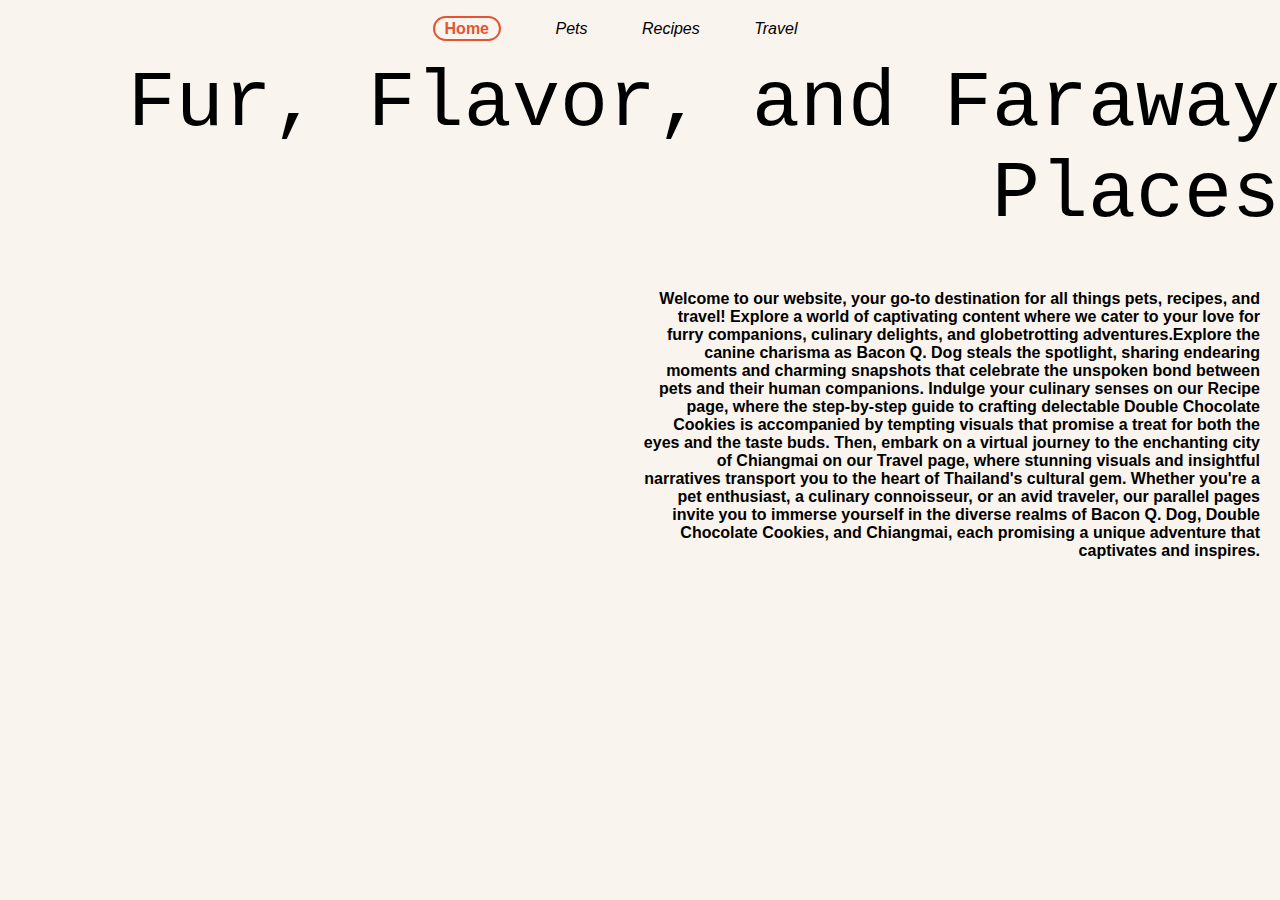
<file: index.html>
<!DOCTYPE html>
<html lang="en">
<head>
    <meta charset="UTF-8">
    <meta name="viewport" content="width=device-width, initial-scale=1.0">
    <link rel="stylesheet" href="css/reset.css">
    <link rel="stylesheet" href="css/style.css">
    <title>Home</title>
</head>
<body>
    <a href = "#main" class="skip">Skip to Main Content</a>
    <header>
        <nav>
            <ul>
                <li><a href = "index.html" class="active">Home</a></li>
                <li><a href = "pets.html">Pets</a></li>
                <li><a href = "recipes.html">Recipes</a></li>
                <li><a href = "travel.html">Travel</a></li>
            </ul>
        </nav>
    </header>
    <main id="main">
        <h1>Fur, Flavor, and Faraway Places</h1>
        <div class="intro">
            <p id="bold_0" class="intro_grid">Welcome to our website, your go-to destination for all things pets, recipes, and travel! Explore a world of captivating content where we cater to your love for furry companions, culinary delights, and globetrotting adventures.Explore the canine charisma as Bacon Q. Dog steals the spotlight, sharing endearing moments and charming snapshots that celebrate the unspoken bond between pets and their human companions. Indulge your culinary senses on our Recipe page, where the step-by-step guide to crafting delectable Double Chocolate Cookies is accompanied by tempting visuals that promise a treat for both the eyes and the taste buds. Then, embark on a virtual journey to the enchanting city of Chiangmai on our Travel page, where stunning visuals and insightful narratives transport you to the heart of Thailand's cultural gem. Whether you're a pet enthusiast, a culinary connoisseur, or an avid traveler, our parallel pages invite you to immerse yourself in the diverse realms of Bacon Q. Dog, Double Chocolate Cookies, and Chiangmai, each promising a unique adventure that captivates and inspires.</p>
        </div>
    </main>
    
</body>
</html>
</file>
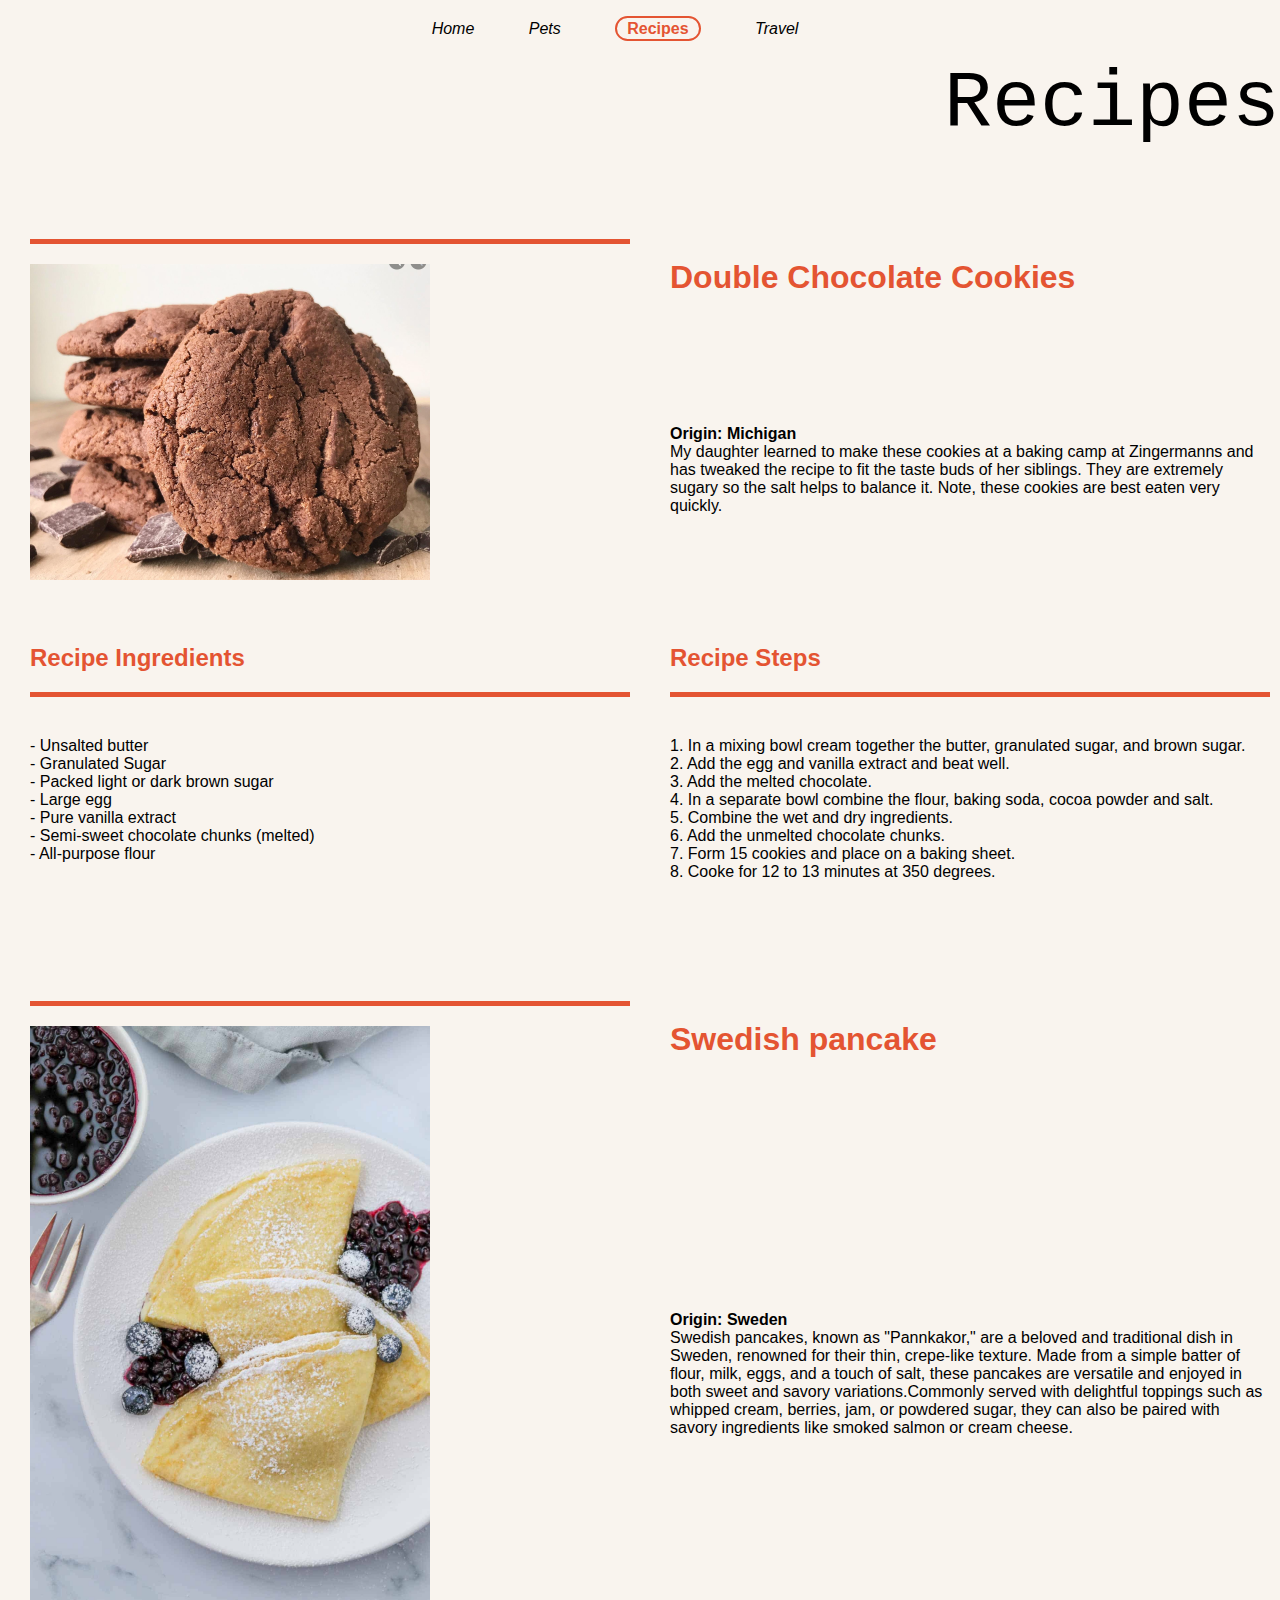
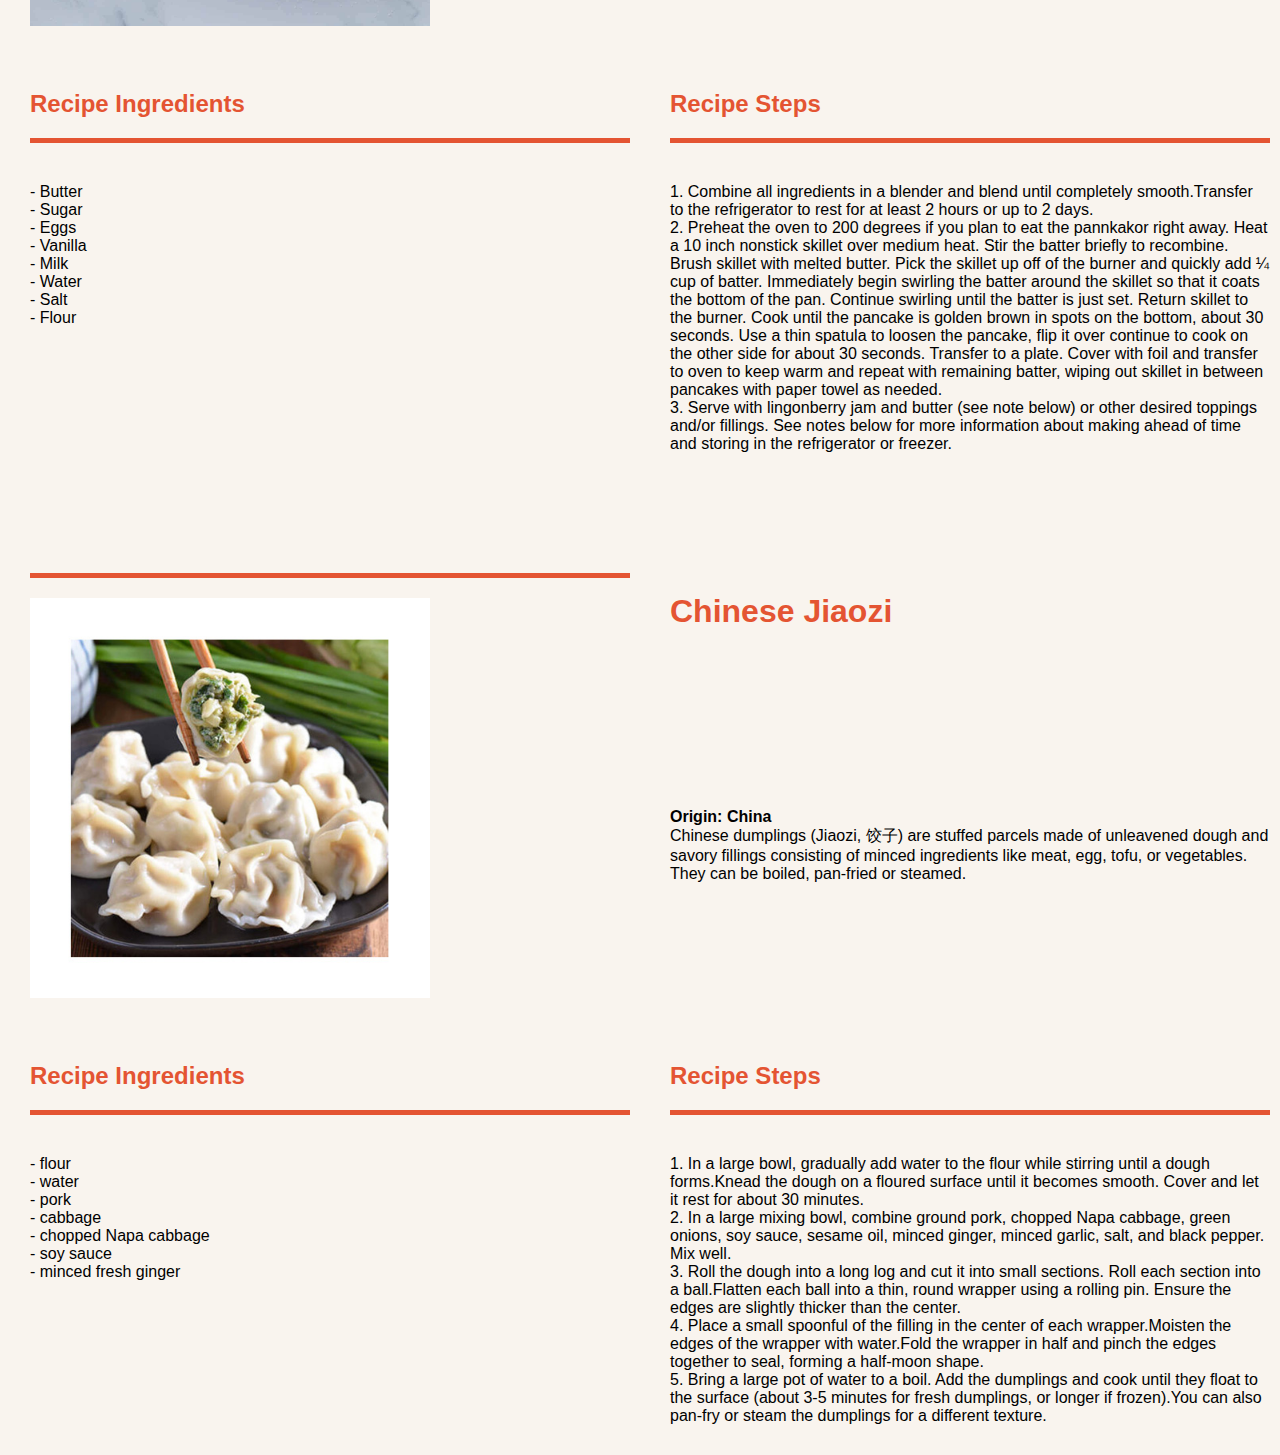
<file: recipes.html>
<!DOCTYPE html>
<html lang="en">
<head>
    <meta charset="UTF-8">
    <meta name="viewport" content="width=device-width, initial-scale=1.0">
    <link rel="stylesheet" href="css/reset.css">
    <link rel="stylesheet" href="css/style.css">
    <title>Recipes</title>
</head>
<body>
    <a href = "#main" class="skip">Skip to Main Content</a>
    <header>
        <nav>
            <ul>
                <li><a href = "index.html">Home</a></li>
                <li><a href = "pets.html">Pets</a></li>
                <li><a href = "recipes.html" class="active">Recipes</a></li>
                <li><a href = "travel.html">Travel</a></li>
            </ul>
        </nav>
       
    </header>
    <h1>Recipes</h1>
    <main id="main">
        <div class="grid-con">
            <div class="grid-it_1"><h2>Double Chocolate Cookies</h2></div>
            <div class="grid-it_2"><img src="images/double_chocolate_cookies.png" width ="400" alt = "an image of double chocolaye cookies"></div>
            <div class="grid-it_3"><p id="bold_1">Origin: Michigan</p>
            <p> My daughter learned to make these cookies at a baking camp at Zingermanns and has tweaked the recipe to fit the taste buds of her siblings.  They are extremely sugary so the salt helps to balance it.  Note, these cookies are best eaten very quickly.</p></div>
            <div class="grid-it_4"><h3>Recipe Ingredients</h3></div>
            <div class="grid-it_5"><h3>Recipe Steps</h3></div>
            <div class="grid-it_6">
                <ul>
                    <li>- Unsalted butter</li>
                    <li>- Granulated Sugar</li>
                    <li>- Packed light or dark brown sugar</li>
                    <li>- Large egg</li>
                    <li>- Pure vanilla extract</li>
                    <li>- Semi-sweet chocolate chunks (melted)</li>
                    <li>- All-purpose flour</li>
                </ul>
            </div>
            <div class="grid-it_7">
                <ol>
                    <li>1. In a mixing bowl cream together the butter, granulated sugar, and brown sugar.</li>
                    <li>2. Add the egg and vanilla extract and beat well.</li>
                    <li>3. Add the melted chocolate.</li>
                    <li>4. In a separate bowl combine the flour, baking soda, cocoa powder and salt.</li>
                    <li>5. Combine the wet and dry ingredients.</li>
                    <li>6. Add the unmelted chocolate chunks.</li>
                    <li>7. Form 15 cookies and place on a baking sheet.</li>
                    <li>8. Cooke for 12 to 13 minutes at 350 degrees.</li>
                </ol>
            </div>
        </div>
          
       

        <div class="grid-con">
            <div class="grid-it_1"><h2>Swedish pancake</h2></div>
            <div class="grid-it_2"><img src="images/swedish-pancakes-platted.jpeg" width ="400" alt = "Three Swedish pancakes folded with a dusting of powdered sugar and berries on a plate"></div>
            <div class="grid-it_3"><p id="bold_2">Origin: Sweden</p>
                <p>Swedish pancakes, known as "Pannkakor," are a beloved and traditional dish in Sweden, renowned for their thin, crepe-like texture. Made from a simple batter of flour, milk, eggs, and a touch of salt, these pancakes are versatile and enjoyed in both sweet and savory variations.Commonly served with delightful toppings such as whipped cream, berries, jam, or powdered sugar, they can also be paired with savory ingredients like smoked salmon or cream cheese.</p></div>
            <div class="grid-it_4"><h3>Recipe Ingredients</h3></div>
            <div class="grid-it_5"><h3>Recipe Steps</h3></div>
            <div class="grid-it_6">
                <ul>
                    <li>- Butter</li>
                    <li>- Sugar</li>
                    <li>- Eggs</li>
                    <li>- Vanilla</li>
                    <li>- Milk</li>
                    <li>- Water</li>
                    <li>- Salt</li>
                    <li>- Flour</li>
                </ul>
            </div>
            <div class="grid-it_7">
                <ol>
                    <li>1. Combine all ingredients in a blender and blend until completely smooth.Transfer to the refrigerator to rest for at least 2 hours or up to 2 days.</li>
                    <li>2. Preheat the oven to 200 degrees if you plan to eat the pannkakor right away.  Heat a 10 inch nonstick skillet over medium heat. Stir the batter briefly to recombine. Brush skillet with melted butter.  Pick the skillet up off of the burner and quickly add ¼ cup of batter. Immediately begin swirling the batter around the skillet so that it coats the bottom of the pan.  Continue swirling until the batter is just set. Return skillet to the burner. Cook until the pancake is golden brown in spots on the bottom, about 30 seconds. Use a thin spatula to loosen the pancake, flip it over continue to cook on the other side for about 30 seconds.  Transfer to a plate. Cover with foil and transfer to oven to keep warm and repeat with remaining batter, wiping out skillet in between pancakes with paper towel as needed.</li>
                    <li>3. Serve with lingonberry jam and butter (see note below) or other desired toppings and/or fillings. See notes below for more information about making ahead of time and storing in the refrigerator or freezer.</li>
                </ol>
            </div>
        </div>

    
        

        <div class="grid-con">
            <div class="grid-it_1"><h2>Chinese Jiaozi</h2></div>
            <div class="grid-it_2"><img src="images/jiaozi.jpeg" width ="400" alt = "jiaozi with leek and egg stuffing"></div>
            <div class="grid-it_3"><p id="bold_3">Origin: China</p>
                    <p>Chinese dumplings (Jiaozi, 饺子) are stuffed parcels made of unleavened dough and savory fillings consisting of minced ingredients like meat, egg, tofu, or vegetables. They can be boiled, pan-fried or steamed.</p></div>
            <div class="grid-it_4"><h3>Recipe Ingredients</h3></div>
            <div class="grid-it_5"><h3>Recipe Steps</h3></div>
            <div class="grid-it_6">
                <ul>
                    <li>- flour</li>
                    <li>- water </li>
                    <li>- pork</li>
                    <li>- cabbage</li>
                    <li>- chopped Napa cabbage</li>
                    <li>- soy sauce</li>
                    <li>- minced fresh ginger</li>
                </ul>
            </div>
            <div class="grid-it_7">
                <ol>
                    <li>1. In a large bowl, gradually add water to the flour while stirring until a dough forms.Knead the dough on a floured surface until it becomes smooth. Cover and let it rest for about 30 minutes. </li>
                    <li>2. In a large mixing bowl, combine ground pork, chopped Napa cabbage, green onions, soy sauce, sesame oil, minced ginger, minced garlic, salt, and black pepper. Mix well.</li>
                    <li>3. Roll the dough into a long log and cut it into small sections. Roll each section into a ball.Flatten each ball into a thin, round wrapper using a rolling pin. Ensure the edges are slightly thicker than the center.</li>
                    <li>4. Place a small spoonful of the filling in the center of each wrapper.Moisten the edges of the wrapper with water.Fold the wrapper in half and pinch the edges together to seal, forming a half-moon shape.</li>
                    <li>5. Bring a large pot of water to a boil. Add the dumplings and cook until they float to the surface (about 3-5 minutes for fresh dumplings, or longer if frozen).You can also pan-fry or steam the dumplings for a different texture.</li>
                </ol>
            </div>
        </div>
            

    </main>
</body>
</html>
</file>
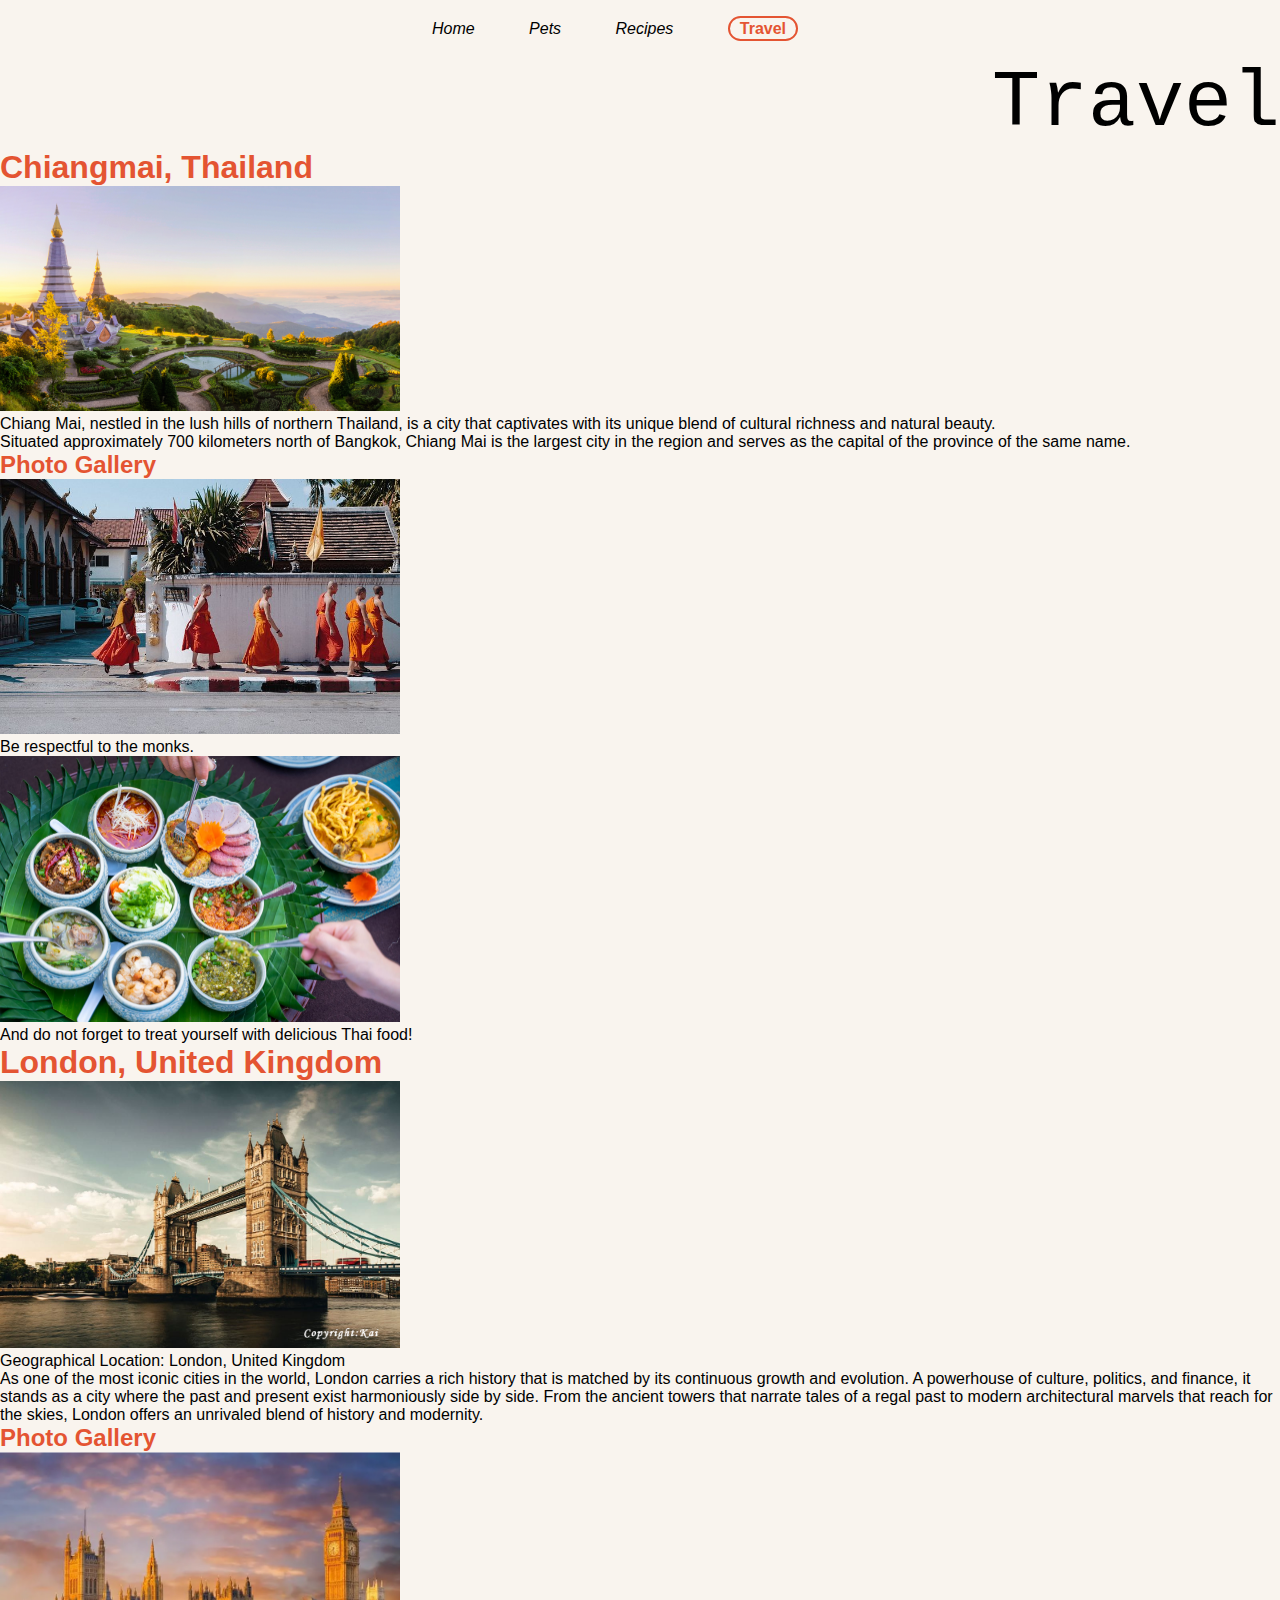
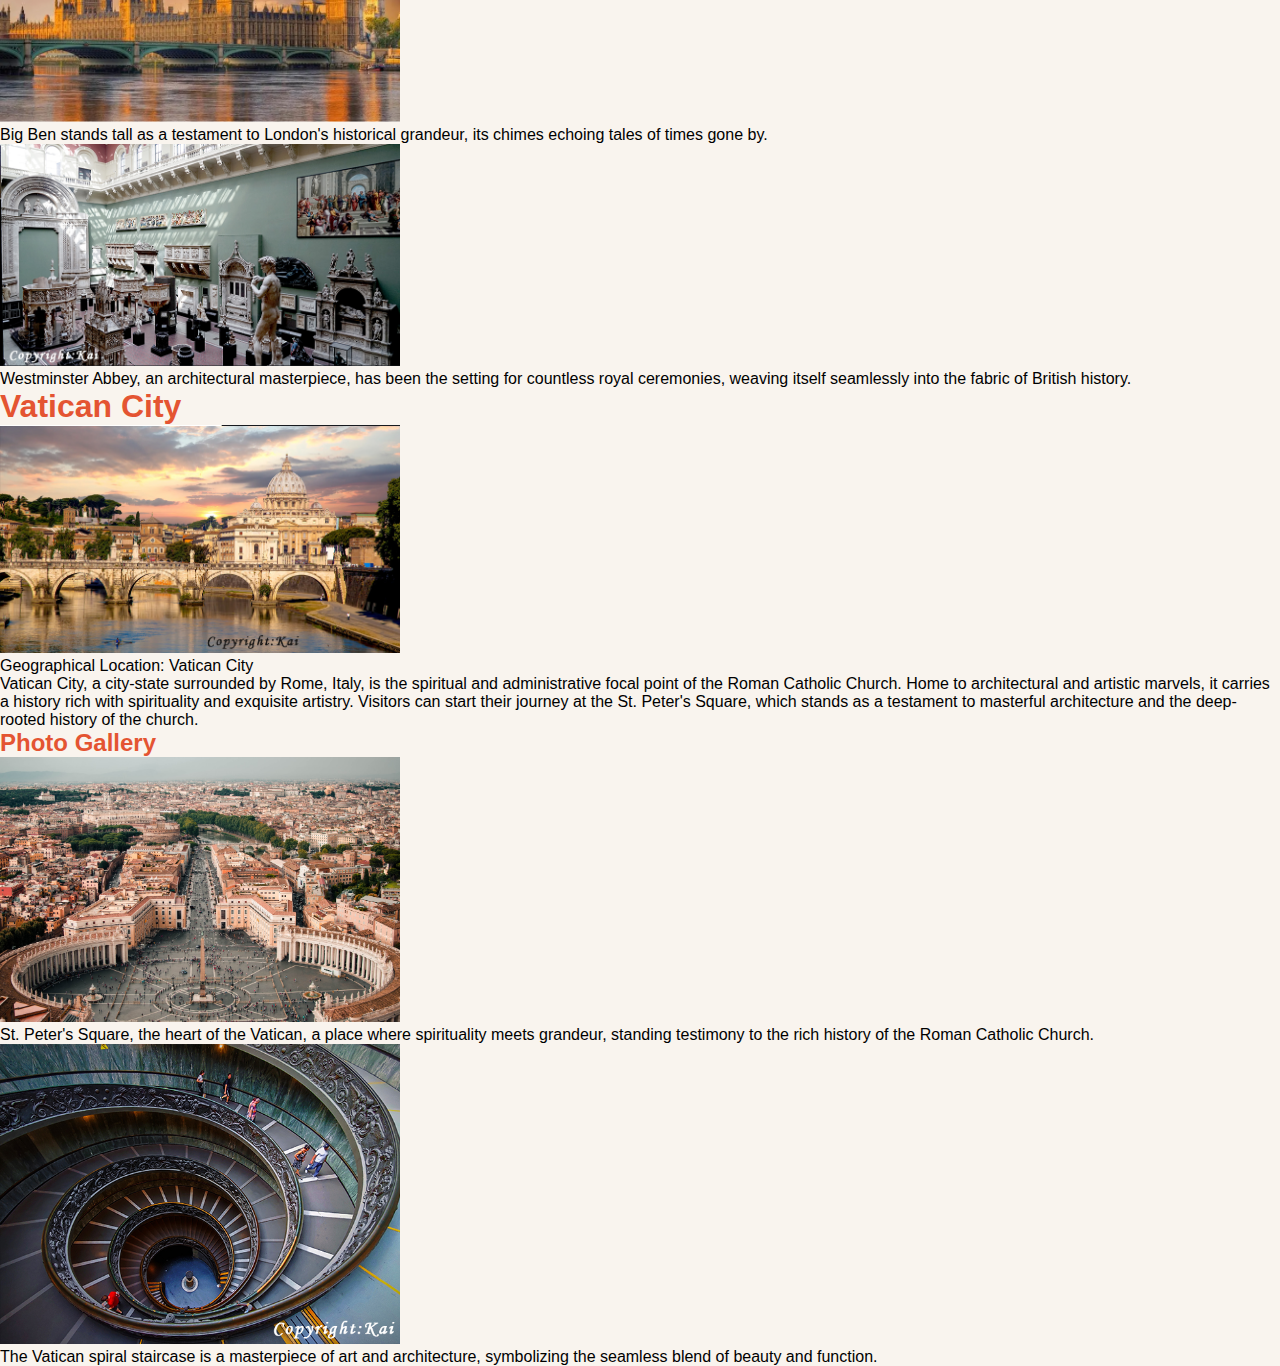
<file: travel.html>
<!DOCTYPE html>
<html lang="en">
<head>
    <meta charset="UTF-8">
    <meta name="viewport" content="width=device-width, initial-scale=1.0">
    <link rel="stylesheet" href="css/reset.css">
    <link rel="stylesheet" href="css/style.css">
    <title>Travel</title>
</head>
<body>
    <a href = "#main" class="skip">Skip to Main Content</a>
    <header>
        <nav>
            <ul>
                <li><a href = "index.html">Home</a></li>
                <li><a href = "pets.html">Pets</a></li>
                <li><a href = "recipes.html">Recipes</a></li>
                <li><a href = "travel.html" class="active">Travel</a></li>
            </ul>
        </nav>

    </header>
    <main id="main">
        <h1>Travel</h1>
        <div>
            <h2>Chiangmai, Thailand</h2>
            <img src="images/chiangmai.jpeg" width = "400" alt="landscape with a pond, traditional buddhist temple and mountains">
            <p>Chiang Mai, nestled in the lush hills of northern Thailand, is a city that captivates with its unique blend of cultural richness and natural beauty. </p>
            <p>Situated approximately 700 kilometers north of Bangkok, Chiang Mai is the largest city in the region and serves as the capital of the province of the same name.</p>
            <h3>Photo Gallery</h3>
            <img src="images/chiangmai4.jpeg" width = "400" alt="several monks walk by the street">
            <p><i>Be respectful to the monks.</i></p>
            <img src="images/chiangmai5.jpeg" width = "400" alt="several delicious dishes from Chiang Mai">
            <p><i>And do not forget to treat yourself with delicious Thai food!</i></p>
          
        </div>
        <div>
            <h2>London, United Kingdom</h2>
            <img src="images/London_City_View.jpg" width = "400" alt="this is london">
            <p>Geographical Location: London, United Kingdom</p>
            <p>As one of the most iconic cities in the world, London carries a rich history that is matched by its continuous growth and evolution. A powerhouse of culture, politics, and finance, it stands as a city where the past and present exist harmoniously side by side. From the ancient towers that narrate tales of a regal past to modern architectural marvels that reach for the skies, London offers an unrivaled blend of history and modernity.</p>
            <h3>Photo Gallery</h3>
            <img src="images/London_Big_Ben.jpg" width = "400" alt="an image of big ben in london">
            <p><i>Big Ben stands tall as a testament to London's historical grandeur, its chimes echoing tales of times gone by.</i></p>
            <img src="images/London_Victoria_Albert_Museum.jpg" width = "400" alt="this is victoria albert museum in london">
            <p><i>Westminster Abbey, an architectural masterpiece, has been the setting for countless royal ceremonies, weaving itself seamlessly into the fabric of British history.</i></p>
          
        </div>
        <div>
            <h2>Vatican City</h2>
            <img src="images/Vatican_Riverside_View.jpg" width = "400" alt="A view of Vatican City from the waterfront">
            <p>Geographical Location: Vatican City</p>
            <p>Vatican City, a city-state surrounded by Rome, Italy, is the spiritual and administrative focal point of the Roman Catholic Church. Home to architectural and artistic marvels, it carries a history rich with spirituality and exquisite artistry. Visitors can start their journey at the St. Peter's Square, which stands as a testament to masterful architecture and the deep-rooted history of the church.</p>
            <h3>Photo Gallery</h3>
            <img src="images/Vatican_St_Peters_Square.jpeg" width = "400" alt="St. Peter's Square with rich history">
            <p><i>St. Peter's Square, the heart of the Vatican, a place where spirituality meets grandeur, standing testimony to the rich history of the Roman Catholic Church.</i></p>
            <img src="images/Vatican_Museum_Spiral_Staircase.jpg" width = "400" alt="vatican museum spiral staircase">
            <p><i>The Vatican spiral staircase is a masterpiece of art and architecture, symbolizing the seamless blend of beauty and function.</i></p>
        </div>
    </main>
</body>
</html>
</file>
<file: css/style.css>
body {
     font-size: 16px;
     font-family:'Helvetica Neue',Arial, sans-serif;
     color: black;
     background-color:#f9f4ee;

}


#video-container {
    display:block;
}

@media (prefers-reduced-motion: reduce) {
    #video-container {
        display:none;
    }
}


h1 {
    font-size: 5em;
    margin-top: 20px;
    text-align:right;
    font-family: 'Courier New', Courier, monospace;
}

h2 {
    font-size: 2em;
    color:#e45432;
    font-weight: bold;
}
h3 {
    font-size: 1.5em;
    color: #e45432;
    font-weight: bold;
}




#bold_0 {
    font-weight: bold;
}

#bold_1 {
    font-weight: bold;
}

#bold_2 {
    font-weight: bold;
}
#bold_3 {
    font-weight: bold;
}

nav {
    display:block;
    color:#000000;
    font-family:'Franklin Gothic Medium', 'Arial Narrow', Arial, sans-serif; 
    font-size:1em;
    font-style:italic;
}

.skip {
    position:absolute;
    top:-40px;
}

.skip:focus {
    top: 25px;
}

nav a.active {
            color:#e45432;
            font-weight: bold; 
            font-style:normal;
            border: 2px solid #e45432;
            padding:2px 10px;
            border-radius: 60px;
            display:inline;
}

nav li {
        display: inline-block;
        margin-right: 50px;
}
header {
        text-align: center;
        margin-top: 20px;
}

div.intro {
           margin-left:20px;
           margin-right:20px;
           margin-top:50px;
}
div.intro p {
            text-align: right;
}

/* below is the grid style for pets page */
div.grid-container_1 {
    margin-left:20px;
}
.grid-container_1 {
    display: grid;
    grid-template-columns: 1fr 1fr 1fr;
    gap:10px;
    padding:10px;
    gap: 30px 50px;
}
.grid-container_1 > div {
    text-align: center;
    padding: 20px 0;
}

div.grid-container {
                    margin-left:20px;
                    margin-top: 80px;
}

.grid-container {
                 display: grid;
                 grid-template-columns: 1fr 1fr 1fr;
                 gap:10px;
                 padding:10px;
                 gap: 30px 50px;
}
.grid-container > div {
    text-align: center;
    padding: 20px 0;
}

.grid-item1 h2 {
                 text-align: left;
}
.grid-item2 {
              grid-column: 2/4;
              background-color: #ebc8ba;
}
.grid-item3 {
             grid-column: 1/3;
             background-color: #ebc8ba
}
.grid-item3 p {
              text-align: left;
              margin: 10px 40px 10px 40px;
}
.grid-item4 {
             align-self: end;
}
.grid-item5, .grid-item6, .grid-item7 {
              background-color: #ebc8ba;
}
.grid-item8 {
             grid-column: 2/3;
}
.grid-item8 ul {
             text-align: left;
}

.grid-item9 {
             grid-column: 3/4;
             align-self: end;
             
}


/* pets page - elements aligned along the right side */

div.grid-container_2 {
    margin-right:20px;
    margin-top: 80px;
}

.grid-container_2 {
 display: grid;
 grid-template-columns: 1fr 1fr 1fr;
 padding:10px;
 gap: 30px 50px;

}
.grid-container_2 > div {
text-align: center;
padding: 20px 0;
}

.grid-item1_2 {
    grid-column: 1/3;
    background-color: #ebc8ba;      
}

.grid-item2_2 {
     grid-column: 3/4;
}
.grid-item2_2 h2 {
 text-align: right;
}
.grid-item3_2 {
       align-self: end;
}

.grid-item4_2 {
    grid-column: 2/4;
    background-color: #ebc8ba;
}

.grid-item4_2 p {
              text-align: right;
              margin: 10px 40px 10px 40px;

}
.grid-item4_2 {
align-self: end;
}
.grid-item5_2, .grid-item6_2, .grid-item7_2 {
background-color: #ebc8ba;
}

.grid-item8_2 {
    grid-column: 1/2;
    }
.grid-item9_2 {
grid-column: 2/3;
}
.grid-item9_2 ul {
text-align: right;
}


/* below is the grid style for recipes page */

div.grid-con {
    margin-left:20px;
    margin-top: 80px;
}

.grid-con {
 display: grid;
 grid-template-columns: 1fr 1fr;
 grid-template-rows: 100px 200x 200px 200px;
 padding:10px;
 gap:20px 40px;
}
.grid-con > div {
padding: 20px 0;
}

.grid-it_2 {
     grid-row: 1/3;
     border-top: solid 5px #e45432;
}
.grid-it_4, .grid-it_5 {
    border-bottom: solid 5px #e45432;
}


/* below is the tablet view*/

@media screen and (min-width: 768px) {
.intro  {
    display:grid;
    grid-template-columns: 1fr 1fr;
}
.intro_grid {
    grid-column: 2/3;
}
div.grid-container_1 {
    margin-left:30%;
}
div.grid-container_2 {
    margin-right:30%;
}
div.grid-container {
    margin-left:30%
}

}
</file>
